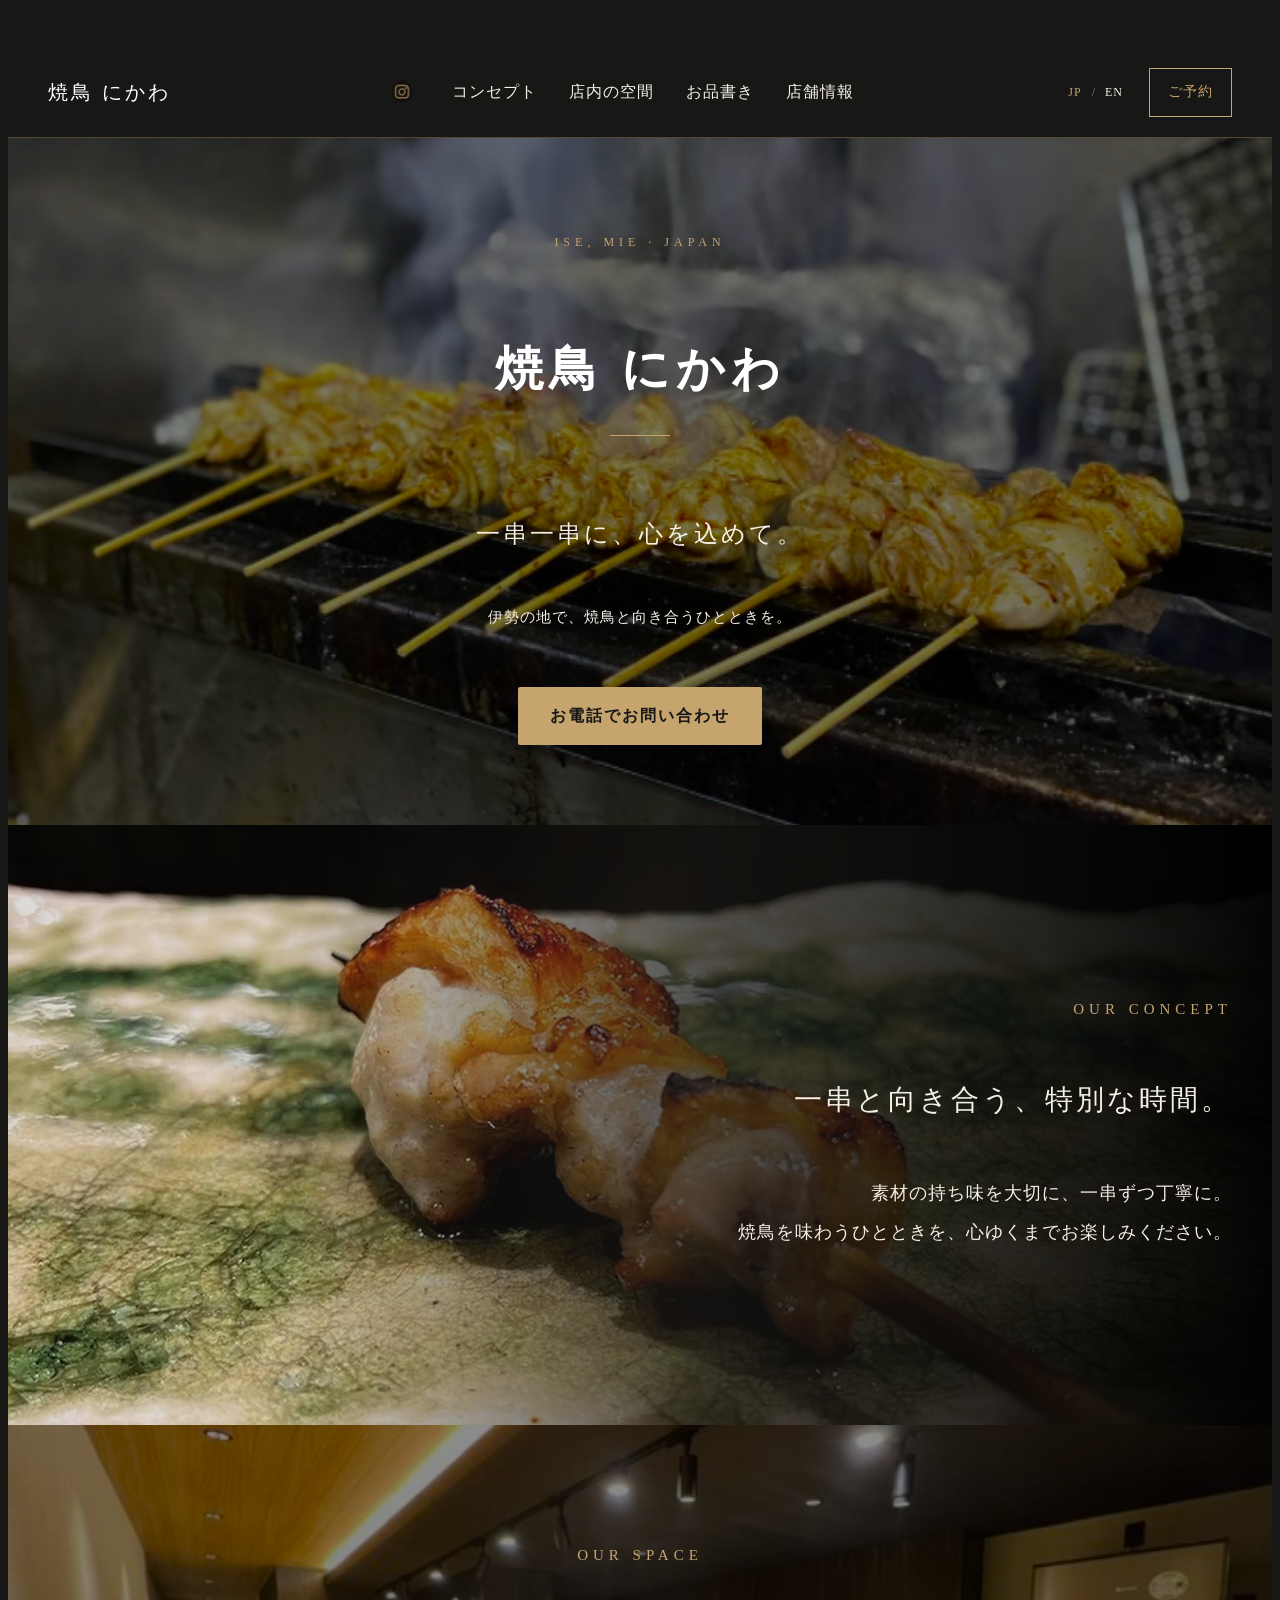
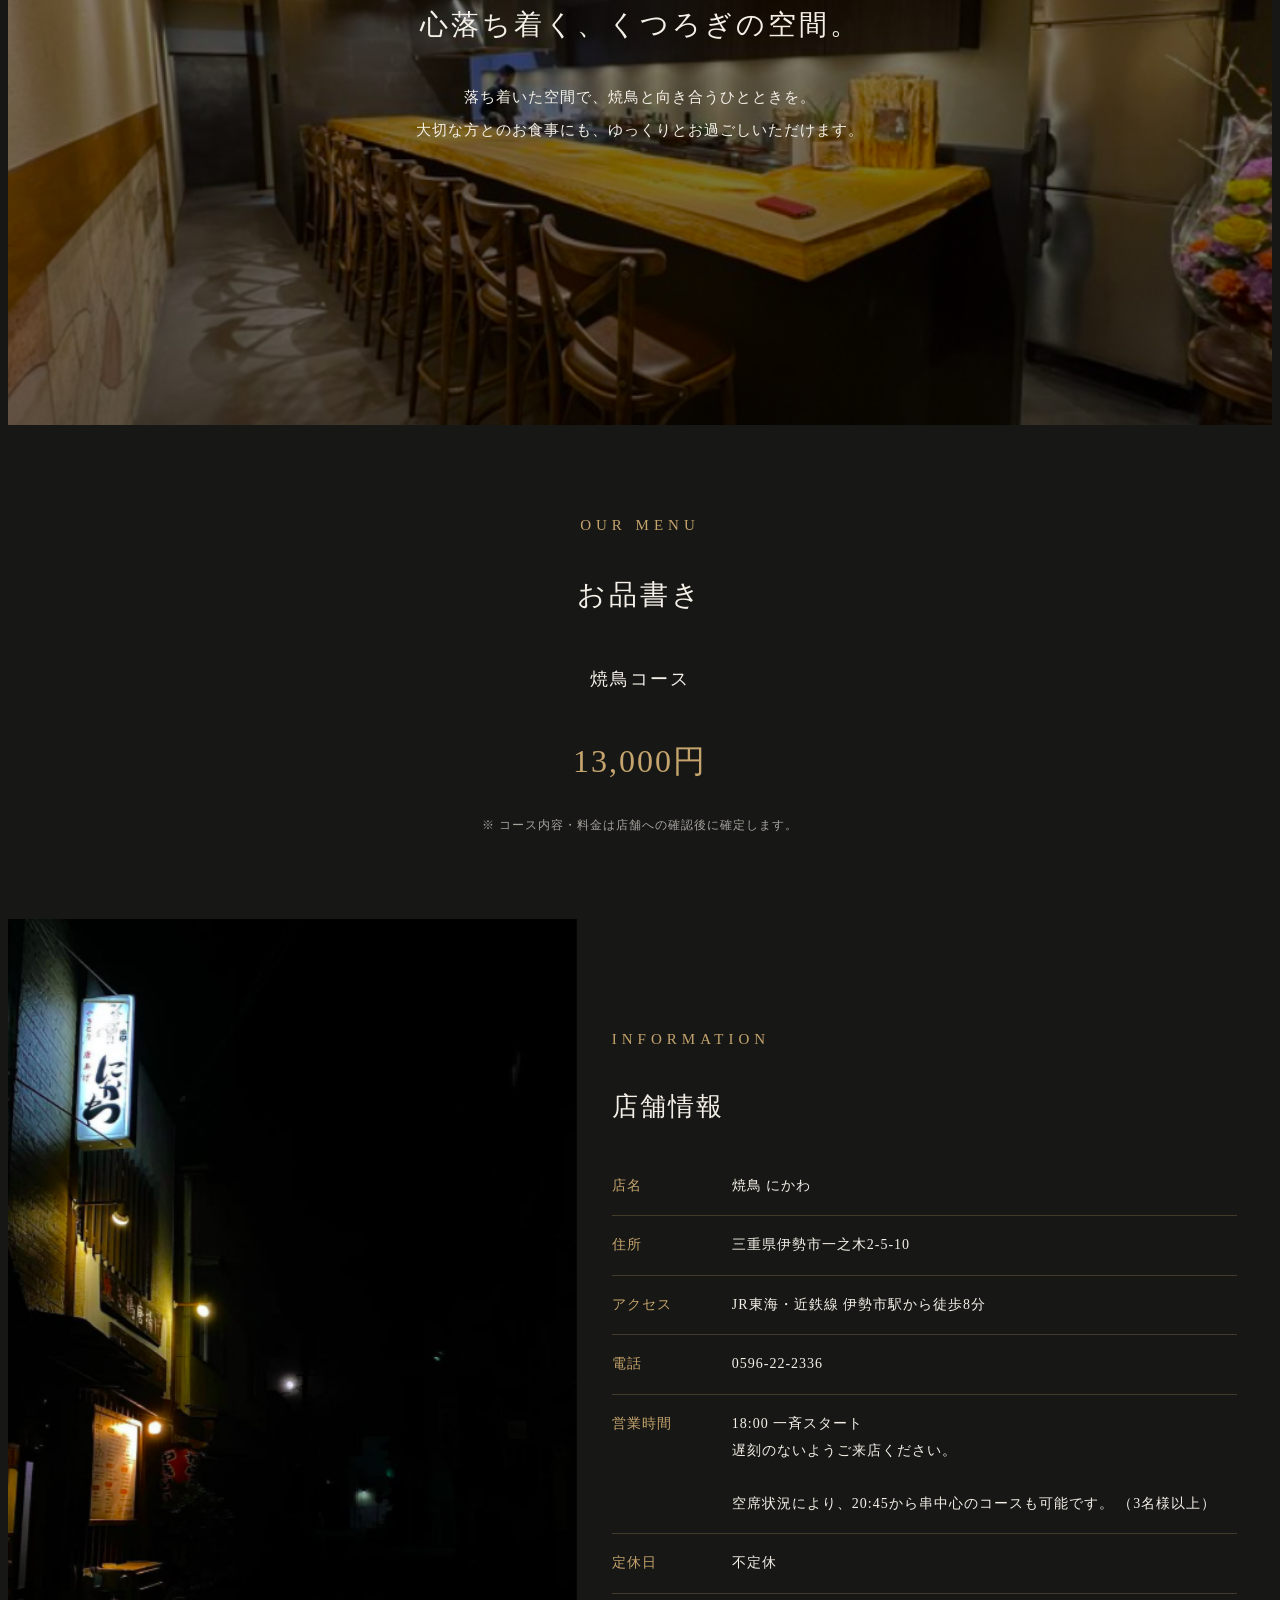
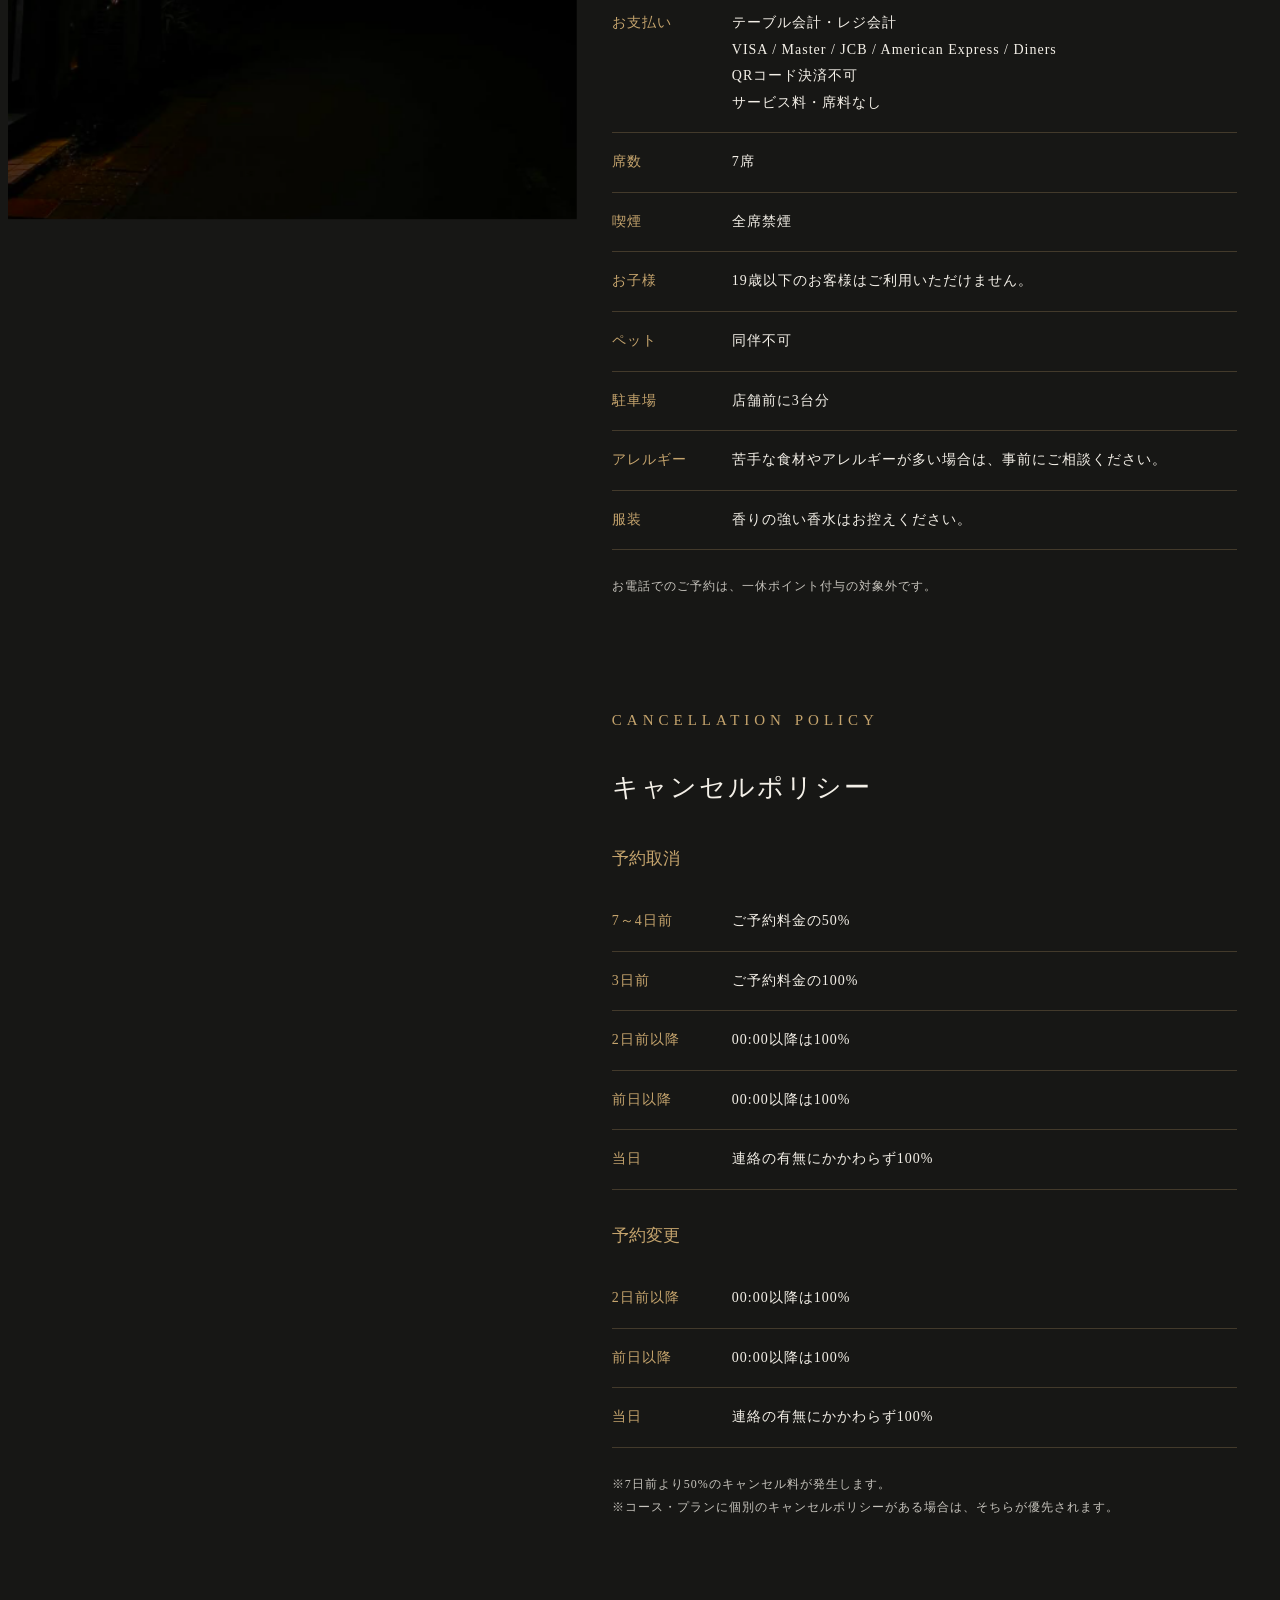
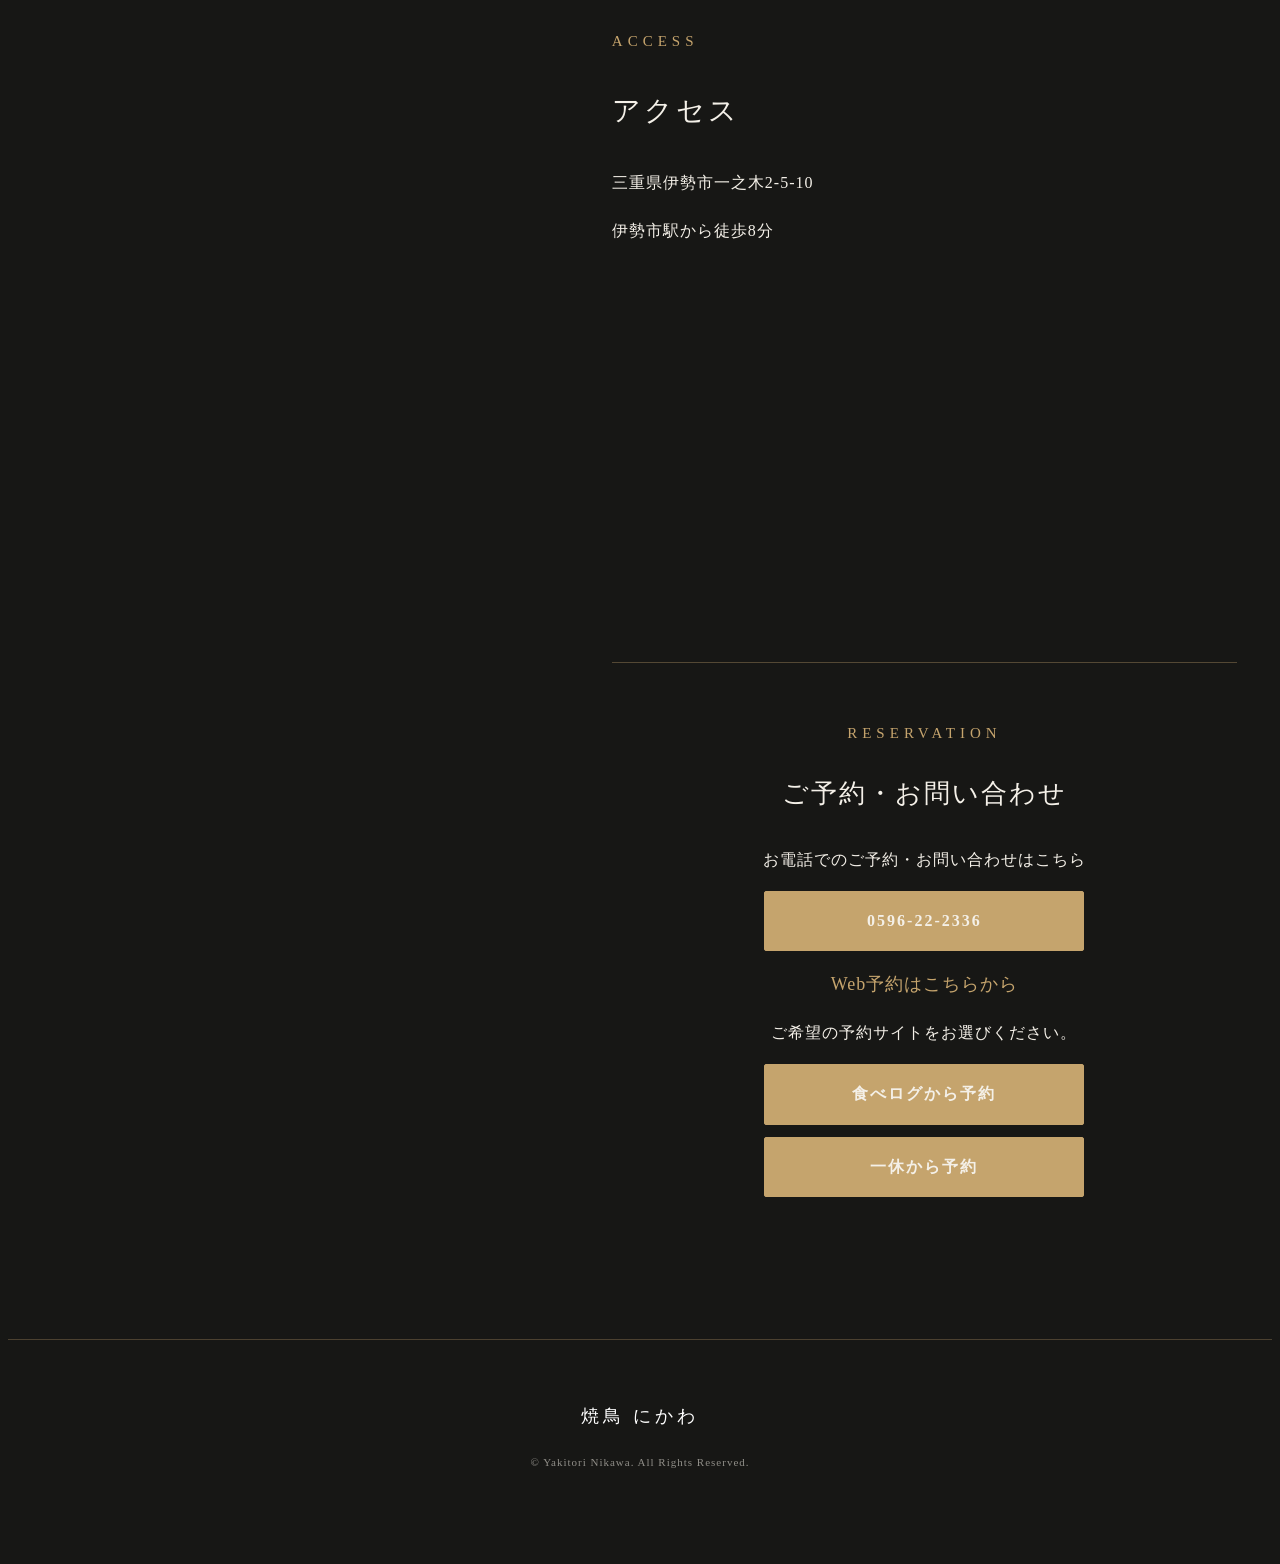
<file: index.html>
<!DOCTYPE html>
<html lang="ja">
<head>
  <meta charset="UTF-8">
  <meta name="viewport" content="width=device-width, initial-scale=1.0">
  <title>焼鳥 にかわ | Yakitori Nikawa</title>
  <link rel="stylesheet" href="style.css">
</head>

<body>

<header class="site-header">
  <a href="#" class="site-logo">
    <span data-ja="焼鳥 にかわ" data-en="Yakitori Nikawa">焼鳥 にかわ</span>
  </a>

  

<nav class="site-nav">

    <!-- Instagramアイコン -->
  <a
    href="https://www.instagram.com/ise_yakitori_nikawa/"
    class="instagram-link"
    target="_blank"
    rel="noopener noreferrer"
    aria-label="焼鳥 にかわのInstagramを開く"
    title="Instagram">
    <img src="image/instagram-gold.png" alt="" width="40" height="40">
  </a>

  <!-- コンセプト -->
  <a href="#concept">
    <span data-ja="コンセプト" data-en="Concept">コンセプト</span>
  </a>

  <a href="#space">
    <span data-ja="店内の空間" data-en="Our Space">店内の空間</span>
  </a>

  <a href="#menu">
    <span data-ja="お品書き" data-en="Menu">お品書き</span>
  </a>

  <a href="#access">
    <span data-ja="店舗情報" data-en="Information">店舗情報</span>
  </a>

</nav>


  <div class="language-switch">
    <button type="button" class="language-button active" data-lang="ja">JP</button>
    <span>/</span>
    <button type="button" class="language-button" data-lang="en">EN</button>
  </div>

  <a href="#reservation-options" class="header-reservation"
     data-ja="ご予約" data-en="Reservations">ご予約</a>
</header>

  <section class="hero">
    <p class="hero-label">ISE, MIE · JAPAN</p>

    <h1>
      <span data-ja="焼鳥 にかわ" data-en="Yakitori Nikawa">焼鳥 にかわ</span>
    </h1>

    <p class="hero-copy"
       data-ja="一串一串に、心を込めて。"
       data-en="Crafted with care, one skewer at a time.">
      一串一串に、心を込めて。
    </p>

    <p class="hero-description"
       data-ja="伊勢の地で、焼鳥と向き合うひとときを。"
       data-en="Enjoy a special moment with yakitori in Ise.">
      伊勢の地で、焼鳥と向き合うひとときを。
    </p>

    <a href="tel:0596222336"
       class="reservation-button"
       data-ja="お電話でお問い合わせ"
       data-en="Call to enquire">
      お電話でお問い合わせ
    </a>
   </section>


<section class="concept" id="concept">
  <p class="section-label">OUR CONCEPT</p>

  <h2 data-ja="一串と向き合う、特別な時間。"
      data-en="A special moment with every skewer.">
    一串と向き合う、特別な時間。
  </h2>

  <p class="concept-text"
     data-ja="素材の持ち味を大切に、一串ずつ丁寧に。<br>焼鳥を味わうひとときを、心ゆくまでお楽しみください。"
     data-en="We carefully prepare each skewer to bring out the best in every ingredient.<br>Take your time and enjoy the experience of yakitori.">
    素材の持ち味を大切に、一串ずつ丁寧に。
    <br>
    焼鳥を味わうひとときを、心ゆくまでお楽しみください。
  </p>
</section>


<section class="space" id="space">
  <p class="section-label">OUR SPACE</p>

  <h2 data-ja="心落ち着く、くつろぎの空間。"
      data-en="A calm and welcoming space.">
    心落ち着く、くつろぎの空間。
  </h2>

  <p class="space-text"
     data-ja="落ち着いた空間で、焼鳥と向き合うひとときを。 大切な方とのお食事にも、ゆっくりとお過ごしいただけます。"
     data-en="Enjoy yakitori in a relaxed setting. Take your time over a meal with someone special.">
    落ち着いた空間で、焼鳥と向き合うひとときを。<br>
    大切な方とのお食事にも、ゆっくりとお過ごしいただけます。
  </p>
</section>


<section class="menu" id="menu">
  <p class="section-label">OUR MENU</p>

  <h2 data-ja="お品書き" data-en="Menu">お品書き</h2>

  <p class="menu-course" data-ja="焼鳥コース" data-en="Yakitori Course">
    焼鳥コース
  </p>

  <p class="menu-price"
     data-ja="13,000円"
     data-en="¥13,000">
    13,000円
  </p>

  <p class="menu-note"
     data-ja="※ コース内容・料金は店舗への確認後に確定します。"
     data-en="* Course details and prices should be confirmed with the restaurant.">
    ※ コース内容・料金は店舗への確認後に確定します。
  </p>
</section>



<section class="restaurant-details" id="access">
  <!-- 左側：店舗の外観写真 -->
  <div class="details-photo" role="img"
       aria-label="焼鳥 にかわの外観"></div>

  <!-- 右側：店舗情報 -->
  <div class="details-content">

    <section class="access-info">
      <p class="section-label">INFORMATION</p>
      <h2 data-ja="店舗情報" data-en="Restaurant Information">
        店舗情報
      </h2>

      <div class="info-row">
        <span class="info-label" data-ja="店名" data-en="Restaurant">店名</span>
        <span data-ja="焼鳥 にかわ" data-en="Yakitori Nikawa">焼鳥 にかわ</span>
      </div>

      <div class="info-row">
        <span class="info-label" data-ja="住所" data-en="Address">住所</span>
        <span data-ja="三重県伊勢市一之木2-5-10" data-en="2-5-10 Ichinoki, Ise, Mie, Japan">三重県伊勢市一之木2-5-10</span>
      </div>

      <div class="info-row">
        <span class="info-label" data-ja="アクセス" data-en="Access">アクセス</span>
        <span data-ja="JR東海・近鉄線 伊勢市駅から徒歩8分" data-en="An 8-minute walk from Ise-shi Station (JR Central and Kintetsu lines)">JR東海・近鉄線 伊勢市駅から徒歩8分</span>
      </div>

      <div class="info-row">
        <span class="info-label" data-ja="電話" data-en="Phone">電話</span>
        <a href="tel:0596222336">0596-22-2336</a>
      </div>

      <div class="info-row">
        <span class="info-label" data-ja="営業時間" data-en="Opening Hours">営業時間</span>
        <span data-ja="18:00 一斉スタート<br>遅刻のないようご来店ください。<br><br>空席状況により、20:45から串中心のコースも可能です。（3名様以上）" data-en="All guests are seated at 18:00. Please arrive on time.<br><br>Depending on availability, a skewer-focused course may be available from 20:45 (for groups of 3 or more).">
          18:00 一斉スタート<br>
          遅刻のないようご来店ください。<br><br>
          空席状況により、20:45から串中心のコースも可能です。
          （3名様以上）
        </span>
      </div>

      <div class="info-row">
        <span class="info-label" data-ja="定休日" data-en="Closed">定休日</span>
        <span data-ja="不定休" data-en="Irregular holidays">不定休</span>
      </div>

      <div class="info-row">
        <span class="info-label" data-ja="お支払い" data-en="Payment">お支払い</span>
        <span data-ja="テーブル会計・レジ会計<br>VISA / Master / JCB / American Express / Diners<br>QRコード決済不可<br>サービス料・席料なし" data-en="Pay at the table or register<br>VISA / Master / JCB / American Express / Diners<br>QR code payments are not accepted<br>No service charge or seating fee">
          テーブル会計・レジ会計<br>
          VISA / Master / JCB / American Express / Diners<br>
          QRコード決済不可<br>
          サービス料・席料なし
        </span>
      </div>

      <div class="info-row">
        <span class="info-label" data-ja="席数" data-en="Seats">席数</span>
        <span data-ja="7席" data-en="7 seats">7席</span>
      </div>

      <div class="info-row">
        <span class="info-label" data-ja="喫煙" data-en="Smoking">喫煙</span>
        <span data-ja="全席禁煙" data-en="No smoking in the restaurant">全席禁煙</span>
      </div>

      <div class="info-row">
        <span class="info-label" data-ja="お子様" data-en="Children">お子様</span>
        <span data-ja="19歳以下のお客様はご利用いただけません。" data-en="Guests aged 19 or under are not permitted.">19歳以下のお客様はご利用いただけません。</span>
      </div>

      <div class="info-row">
        <span class="info-label" data-ja="ペット" data-en="Pets">ペット</span>
        <span data-ja="同伴不可" data-en="Pets are not allowed.">同伴不可</span>
      </div>

      <div class="info-row">
        <span class="info-label" data-ja="駐車場" data-en="Parking">駐車場</span>
        <span data-ja="店舗前に3台分" data-en="3 parking spaces in front of the restaurant">店舗前に3台分</span>
      </div>

      <div class="info-row">
        <span class="info-label" data-ja="アレルギー" data-en="Allergies">アレルギー</span>
        <span data-ja="苦手な食材やアレルギーが多い場合は、事前にご相談ください。" data-en="Please contact us in advance if you have multiple dietary restrictions or allergies.">苦手な食材やアレルギーが多い場合は、事前にご相談ください。</span>
      </div>

      <div class="info-row">
        <span class="info-label" data-ja="服装" data-en="Attire">服装</span>
        <span data-ja="香りの強い香水はお控えください。" data-en="Please refrain from wearing strong perfume.">香りの強い香水はお控えください。</span>
      </div>

      <p class="small-note" data-ja="お電話でのご予約は、一休ポイント付与の対象外です。" data-en="Ikyu points cannot be earned on reservations made by phone.">
        お電話でのご予約は、一休ポイント付与の対象外です。
      </p>
    </section>

    <!-- キャンセルポリシー -->
    <section class="cancellation">
      <p class="section-label">CANCELLATION POLICY</p>
      <h2 data-ja="キャンセルポリシー" data-en="Cancellation Policy">キャンセルポリシー</h2>

      <h3 data-ja="予約取消" data-en="Cancellations">予約取消</h3>
      <div class="info-row">
        <span class="info-label" data-ja="7～4日前" data-en="7–4 days before">7～4日前</span>
        <span data-ja="ご予約料金の50%" data-en="50% of the reservation fee">ご予約料金の50%</span>
      </div>
      <div class="info-row">
        <span class="info-label" data-ja="3日前" data-en="3 days before">3日前</span>
        <span data-ja="ご予約料金の100%" data-en="100% of the reservation fee">ご予約料金の100%</span>
      </div>
      <div class="info-row">
        <span class="info-label" data-ja="2日前以降" data-en="From 2 days before">2日前以降</span>
        <span data-ja="00:00以降は100%" data-en="100% from 00:00 onward">00:00以降は100%</span>
      </div>
      <div class="info-row">
        <span class="info-label" data-ja="前日以降" data-en="From the day before">前日以降</span>
        <span data-ja="00:00以降は100%" data-en="100% from 00:00 onward">00:00以降は100%</span>
      </div>
      <div class="info-row">
        <span class="info-label" data-ja="当日" data-en="On the day">当日</span>
        <span data-ja="連絡の有無にかかわらず100%" data-en="100%, whether or not you contact us">連絡の有無にかかわらず100%</span>
      </div>

      <h3 data-ja="予約変更" data-en="Reservation Changes">予約変更</h3>
      <div class="info-row">
        <span class="info-label" data-ja="2日前以降" data-en="From 2 days before">2日前以降</span>
        <span data-ja="00:00以降は100%" data-en="100% from 00:00 onward">00:00以降は100%</span>
      </div>
      <div class="info-row">
        <span class="info-label" data-ja="前日以降" data-en="From the day before">前日以降</span>
        <span data-ja="00:00以降は100%" data-en="100% from 00:00 onward">00:00以降は100%</span>
      </div>
      <div class="info-row">
        <span class="info-label" data-ja="当日" data-en="On the day">当日</span>
        <span data-ja="連絡の有無にかかわらず100%" data-en="100%, whether or not you contact us">連絡の有無にかかわらず100%</span>
      </div>

      <p class="small-note" data-ja="※7日前より50%のキャンセル料が発生します。<br>※コース・プランに個別のキャンセルポリシーがある場合は、そちらが優先されます。" data-en="A 50% cancellation fee applies from 7 days before the reservation.<br>If a course or plan has its own cancellation policy, that policy takes precedence.">
        ※7日前より50%のキャンセル料が発生します。<br>
        ※コース・プランに個別のキャンセルポリシーがある場合は、そちらが優先されます。
      </p>
    </section>

    <!-- アクセス・地図 -->
    <section class="location" id="location">
      <p class="section-label">ACCESS</p>
      <h2 data-ja="アクセス" data-en="Location">アクセス</h2>

      <p data-ja="三重県伊勢市一之木2-5-10" data-en="2-5-10 Ichinoki, Ise, Mie, Japan">三重県伊勢市一之木2-5-10</p>
      <p data-ja="伊勢市駅から徒歩8分" data-en="An 8-minute walk from Ise-shi Station">伊勢市駅から徒歩8分</p>

      <iframe
        src="https://www.google.com/maps/embed?pb=!1m18!1m12!1m3!1d3288.325878979663!2d136.7033260755145!3d34.49462177299361!2m3!1f0!2f0!3f0!3m2!1i1024!2i768!4f13.1!3m3!1m2!1s0x60045af4476262ad%3A0x2a3f85bccb2ead4f!2z54S86bOl44Gr44GL44KP!5e0!3m2!1sja!2suk!4v1791552093430!5m2!1sja!2suk"
        width="100%"
        height="350"
        style="border:0;"
        allowfullscreen
        loading="lazy"
        referrerpolicy="strict-origin-when-cross-origin">
      </iframe>
    </section>

    <!-- 予約エリア -->
    <section class="booking-section" id="reservation-options">
      <p class="section-label">RESERVATION</p>
      <h2 data-ja="ご予約・お問い合わせ" data-en="Reservations and Inquiries">ご予約・お問い合わせ</h2>

      <p data-ja="お電話でのご予約・お問い合わせはこちら" data-en="For reservations and inquiries by phone:">お電話でのご予約・お問い合わせはこちら</p>
      <a href="tel:0596222336" class="reservation-button">
        0596-22-2336
      </a>

      <p class="booking-heading" data-ja="Web予約はこちらから" data-en="For online reservations:">Web予約はこちらから</p>
      <p data-ja="ご希望の予約サイトをお選びください。" data-en="Please choose your preferred booking site.">ご希望の予約サイトをお選びください。</p>

      <a
        href="https://tabelog.com/mie/A2403/A240301/24019007/"
        class="reservation-button"
        target="_blank"
        rel="noopener noreferrer">
        <span data-ja="食べログから予約" data-en="Book via Tabelog">食べログから予約</span>
      </a>

      <a
        href="https://restaurant.ikyu.com/123677"
        class="reservation-button"
        target="_blank"
        rel="noopener noreferrer">
        <span data-ja="一休から予約" data-en="Book via Ikyu">一休から予約</span>
      </a>
    </section>

  </div>
</section>


<footer class="site-footer">
  <p>
    <span data-ja="焼鳥 にかわ" data-en="Yakitori Nikawa">焼鳥 にかわ</span>
  </p>
  <small>&copy; Yakitori Nikawa. All Rights Reserved.</small>
</footer>

<script>
  const languageButtons = document.querySelectorAll(".language-button");

  languageButtons.forEach((button) => {
    button.addEventListener("click", () => {
      const language = button.dataset.lang;

      document.querySelectorAll("[data-ja][data-en]").forEach((element) => {
        element.innerHTML =
          language === "en" ? element.dataset.en : element.dataset.ja;
      });

      languageButtons.forEach((item) => {
        item.classList.toggle("active", item === button);
      });

      document.documentElement.lang = language;
    });
  });
</script>

</body>
</html>
</file>
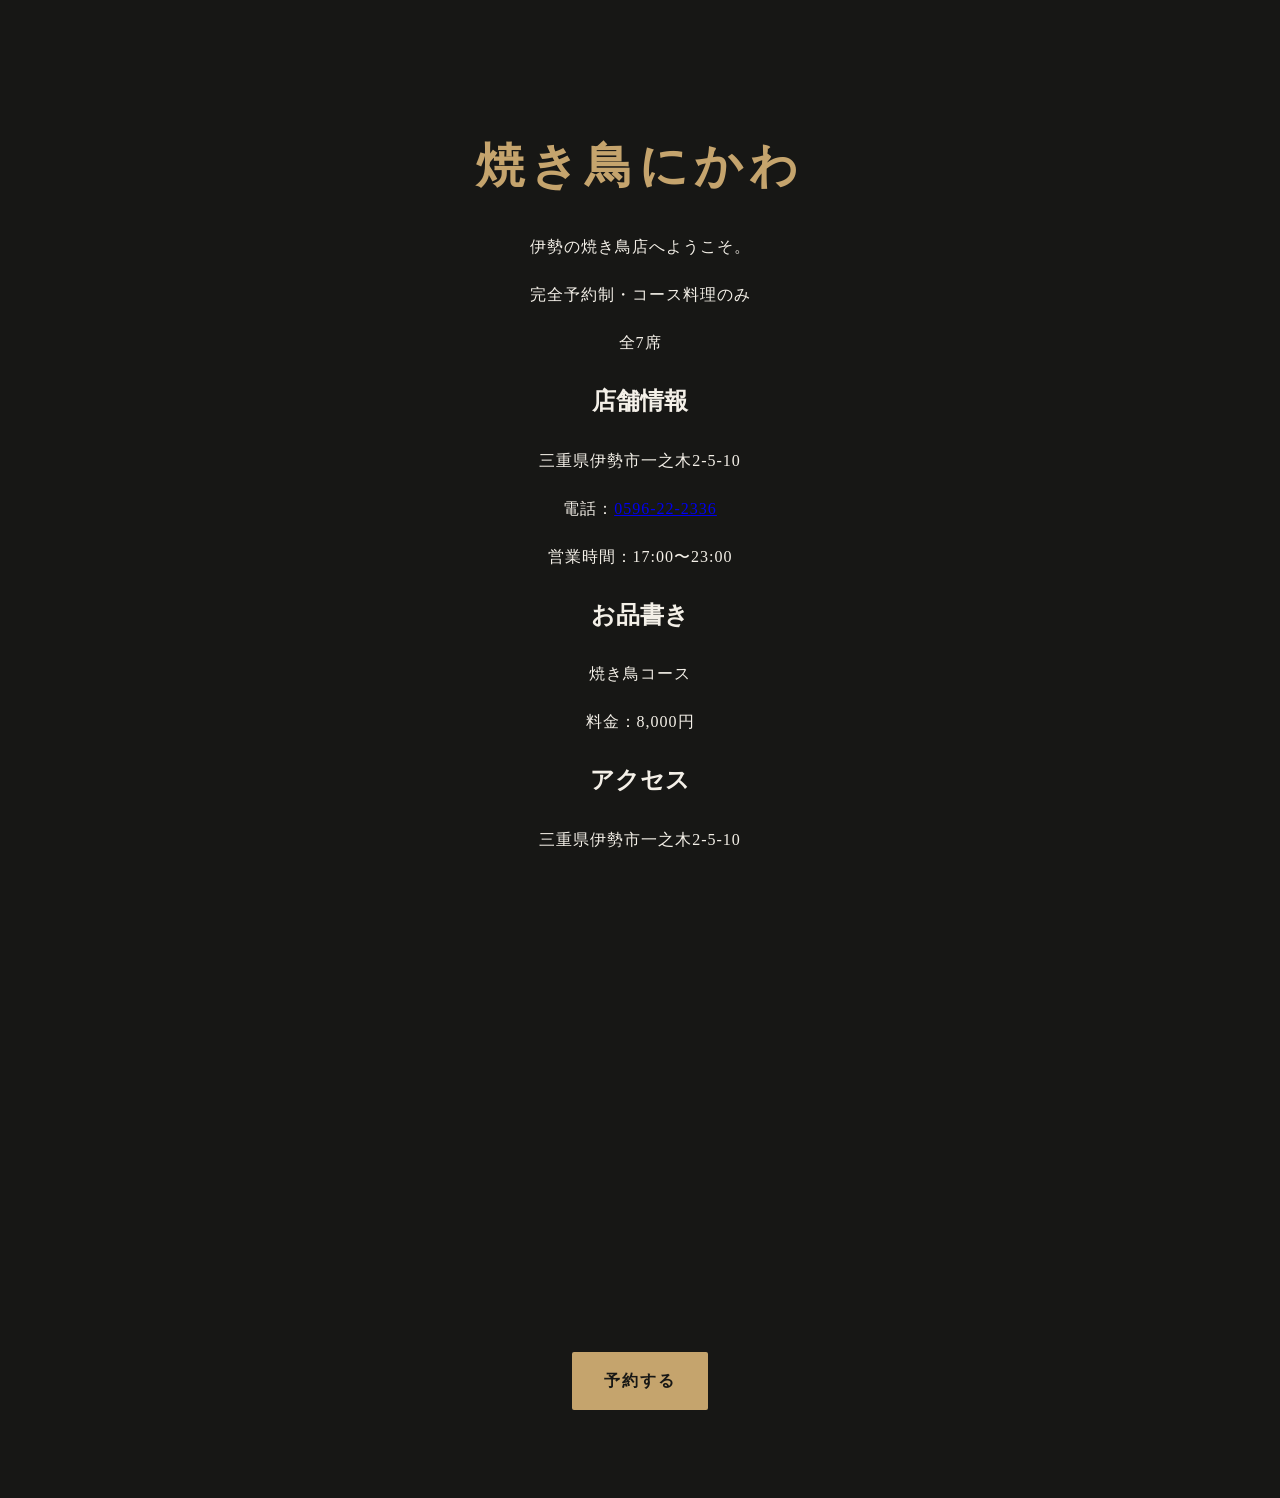
<file: index-backup.html>
<!DOCTYPE html>
<html lang="ja">
<head>
  <meta charset="UTF-8">
  <title>焼き鳥にかわ</title>
  <link rel="stylesheet" href="style.css">
</head>

<body>
  <div class="container">
   <h1>焼き鳥にかわ</h1>
   <p>伊勢の焼き鳥店へようこそ。</p>
   <p>完全予約制・コース料理のみ</p>
   <p>全7席</p>

   <h2>店舗情報</h2>
   <p>三重県伊勢市一之木2-5-10</p>
   <p>電話：<a href="tel:0596222336">0596-22-2336</a></p>
   <p>営業時間：17:00〜23:00</p>

   <h2>お品書き</h2>
   <p>焼き鳥コース</p>
   <p>料金：8,000円</p>

   <h2>アクセス</h2>
   <p>三重県伊勢市一之木2-5-10</p>
   <iframe src="https://www.google.com/maps/embed?pb=!1m18!1m12!1m3!1d3288.325878979663!2d136.7033260755145!3d34.49462177299361!2m3!1f0!2f0!3f0!3m2!1i1024!2i768!4f13.1!3m3!1m2!1s0x60045af4476262ad%3A0x2a3f85bccb2ead4f!2z54S86bOl44Gr44GL44KP!5e0!3m2!1sja!2suk!4v1791552093430!5m2!1sja!2suk" width="100%" height="450" style="border:0;" allowfullscreen="" loading="lazy" referrerpolicy="strict-origin-when-cross-origin"></iframe>
   <a href="tel:0596222336" class="reservation-button">予約する</a>
</body>
</html>
</file>
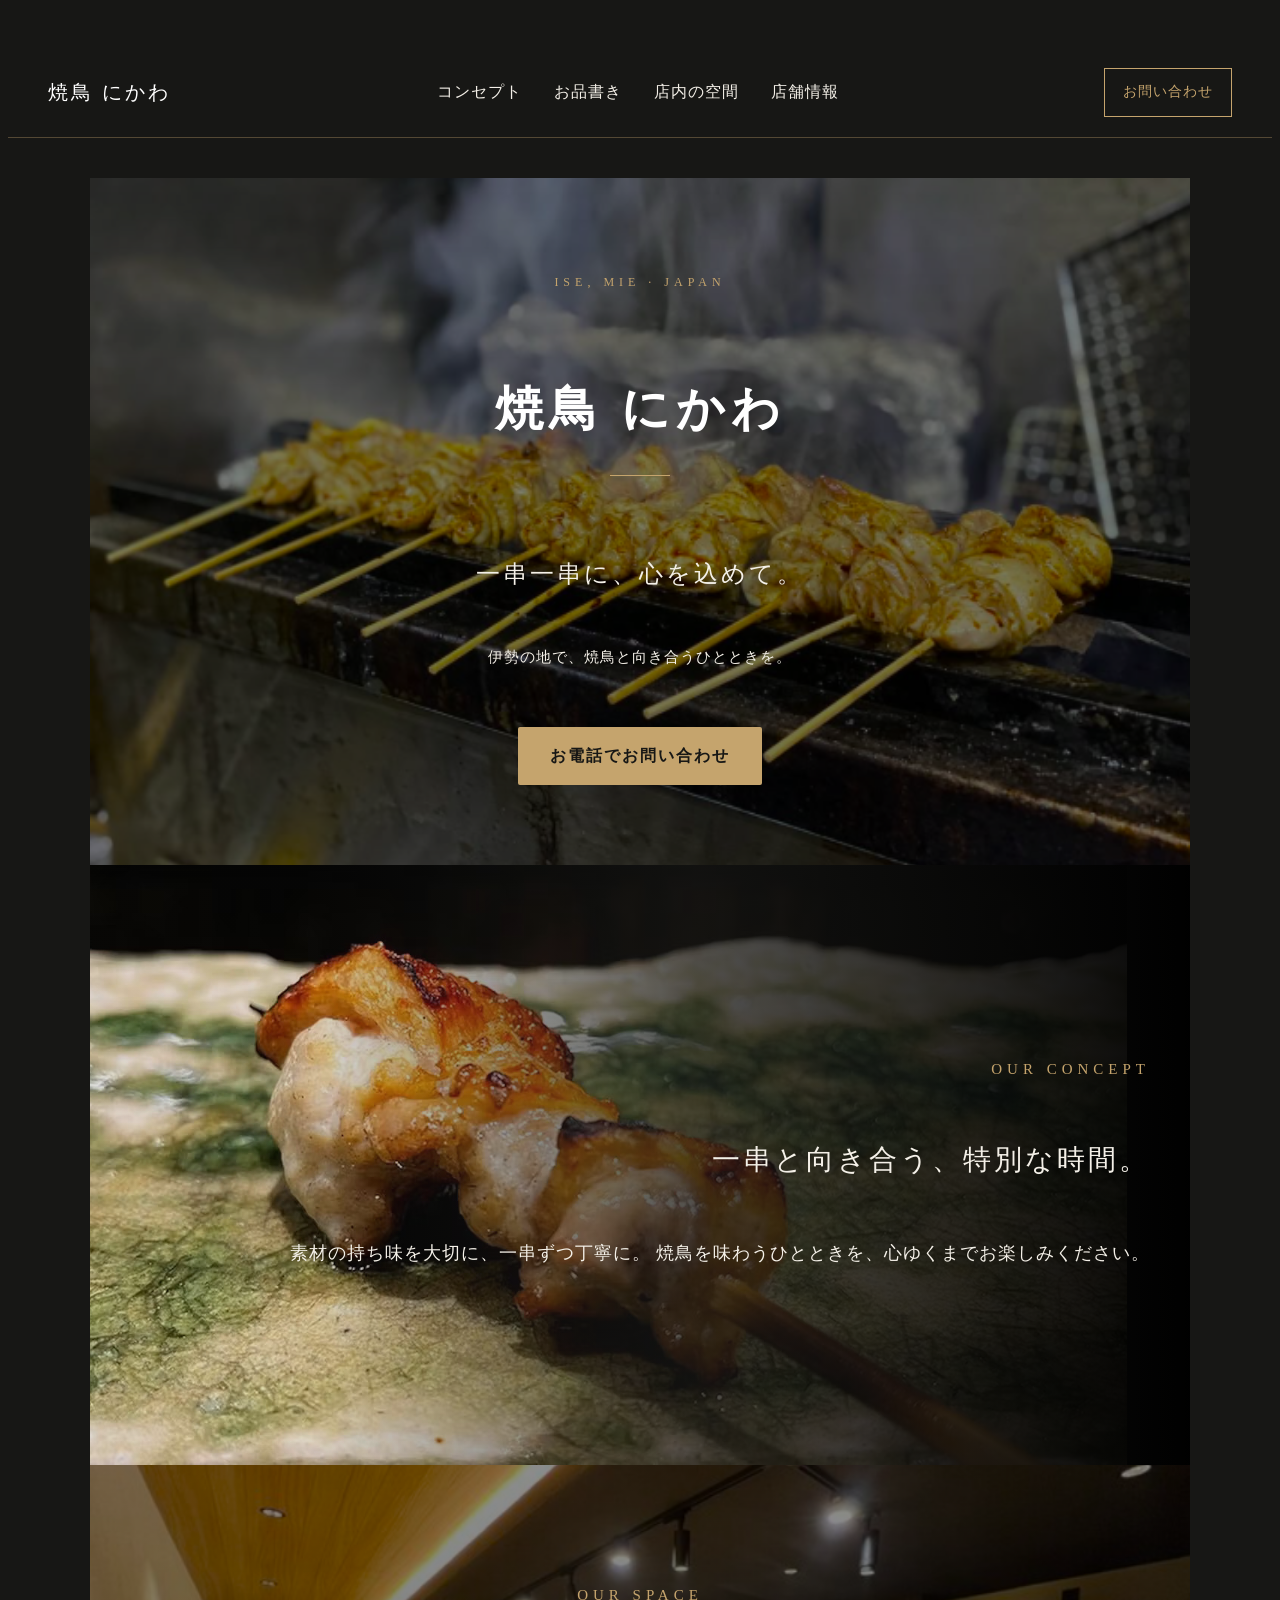
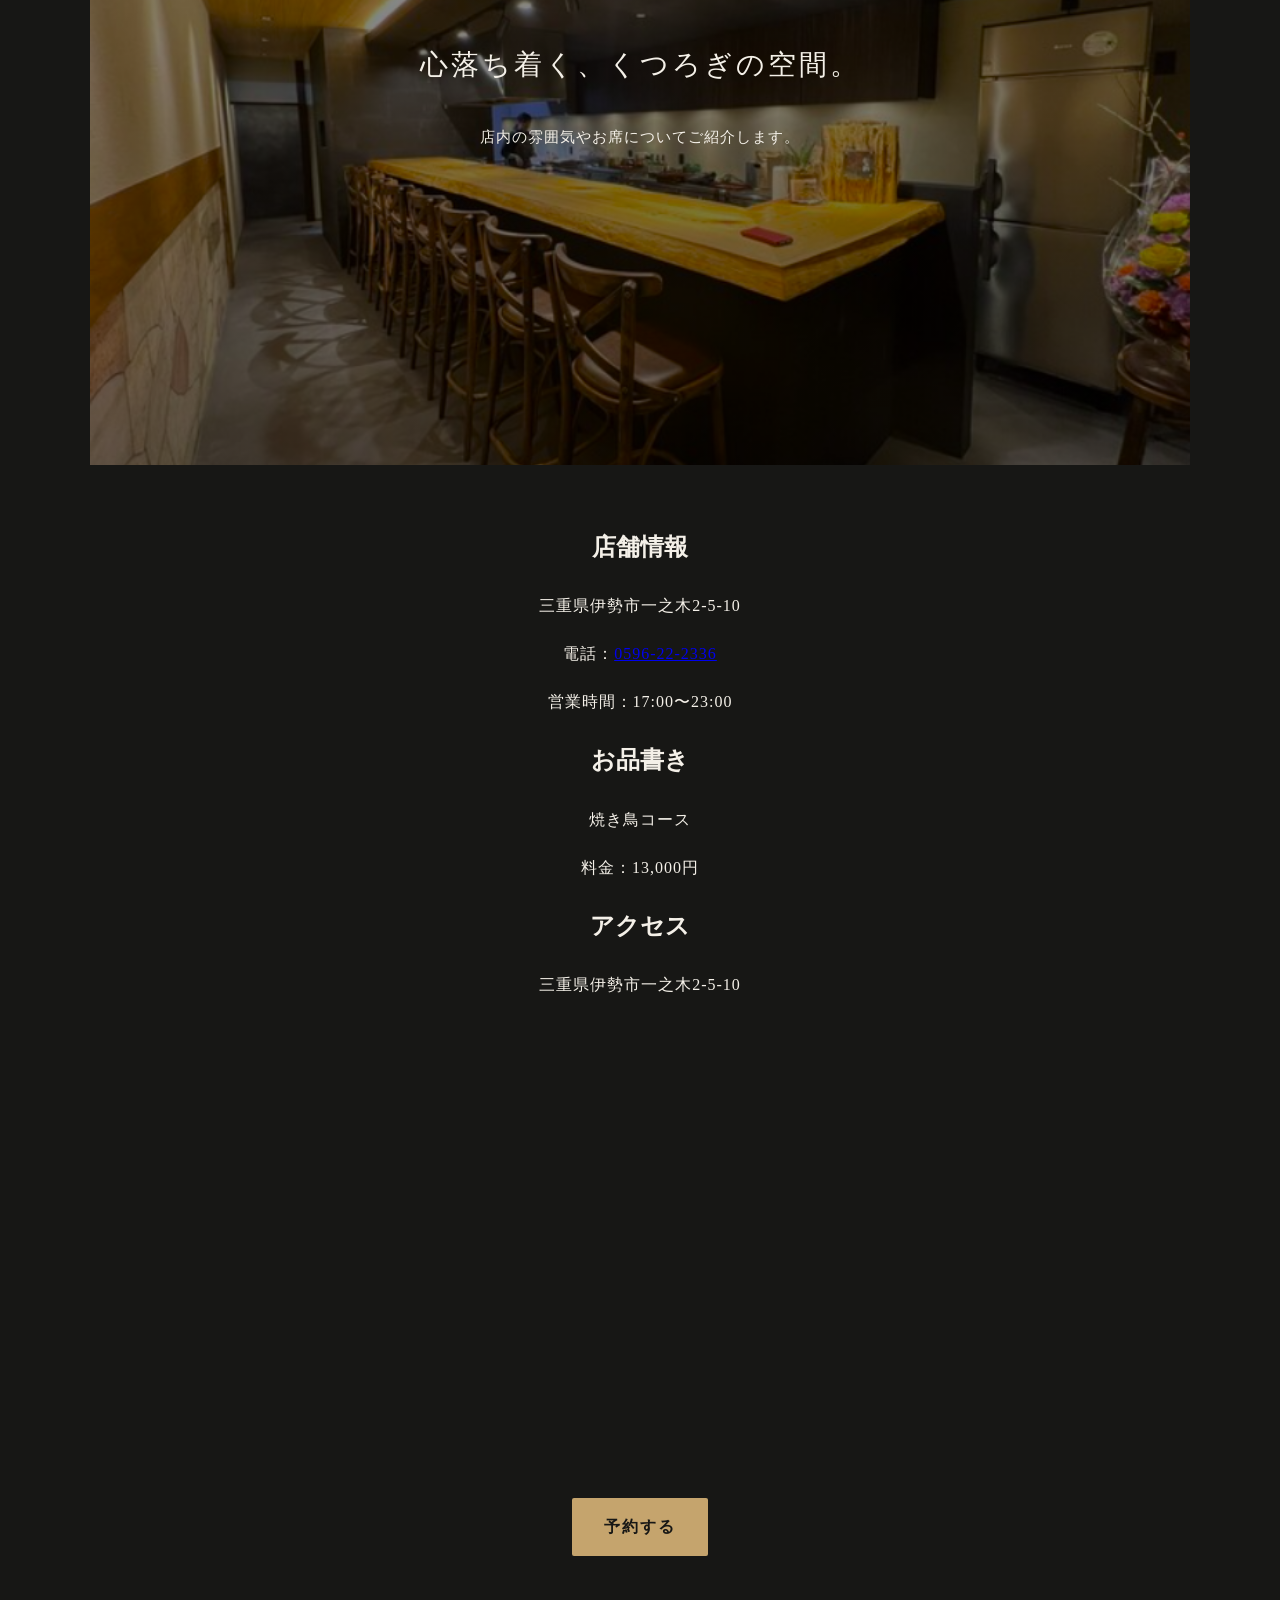
<file: index-before-layout1.html>
<!DOCTYPE html>
<html lang="ja">
<head>
  <meta charset="UTF-8">
  <title>焼き鳥にかわ</title>
  <link rel="stylesheet" href="style.css">
</head>

<body>
  
<header class="site-header">
  <a href="#" class="site-logo">焼鳥 にかわ</a>

  <nav class="site-nav">
    <a href="#concept">コンセプト</a>
    <a href="#menu">お品書き</a>
    <a href="#space">店内の空間</a>
    <a href="#access">店舗情報</a>
  </nav>

  <a href="tel:0596222336" class="header-reservation">
    お問い合わせ
  </a>
</header>

<div class="container">
  <section class="hero">
    <p class="hero-label">ISE, MIE · JAPAN</p>
    <h1>焼鳥 にかわ</h1>
    <p class="hero-copy">一串一串に、心を込めて。</p>
    <p class="hero-description">
      伊勢の地で、焼鳥と向き合うひとときを。
    </p>
    <a href="tel:0596222336" class="reservation-button">お電話でお問い合わせ</a>
  </section>

<section class="concept" id="concept">
  <p class="section-label">OUR CONCEPT</p>
  <h2>一串と向き合う、特別な時間。</h2>
  <p class="concept-text">
    素材の持ち味を大切に、一串ずつ丁寧に。
    焼鳥を味わうひとときを、心ゆくまでお楽しみください。
  </p>
</section>

<section class="space" id="space">
  <p class="section-label">OUR SPACE</p>
  <h2>心落ち着く、くつろぎの空間。</h2>
  <p class="space-text">
    店内の雰囲気やお席についてご紹介します。
  </p>
</section>


</div>

   <h2 id="access">店舗情報</h2>
   <p>三重県伊勢市一之木2-5-10</p>
   <p>電話：<a href="tel:0596222336">0596-22-2336</a></p>
   <p>営業時間：17:00〜23:00</p>

   <h2 id="menu">お品書き</h2>
   <p>焼き鳥コース</p>
   <p>料金：13,000円</p>

   <h2>アクセス</h2>
   <p>三重県伊勢市一之木2-5-10</p>
   <iframe src="https://www.google.com/maps/embed?pb=!1m18!1m12!1m3!1d3288.325878979663!2d136.7033260755145!3d34.49462177299361!2m3!1f0!2f0!3f0!3m2!1i1024!2i768!4f13.1!3m3!1m2!1s0x60045af4476262ad%3A0x2a3f85bccb2ead4f!2z54S86bOl44Gr44GL44KP!5e0!3m2!1sja!2suk!4v1791552093430!5m2!1sja!2suk" width="100%" height="450" style="border:0;" allowfullscreen="" loading="lazy" referrerpolicy="strict-origin-when-cross-origin"></iframe>
   <a href="tel:0596222336" class="reservation-button">予約する</a>
</body>

</html>
</file>
<file: style.css>
:root {
  --color-bg: #171715;
  --color-gold: #C5A46D;
  --color-text: #F4F0E8;
}


h1 {
  color: var(--color-gold);
  font-size: 48px;
  letter-spacing: 6px;
  margin-bottom: 20px;
  font-weight: 700;
}

body {
  background-color: var(--color-bg);
  color: var(--color-text);
  text-align: center;
  padding: 40px 0;
  font-family: "Yu Mincho", "Hiragino Mincho ProN", "Noto Serif JP", serif;
  line-height: 1.9;
}

.container {
  max-width: 1100px;
  margin: 0 auto;
  background-color: transparent;
  padding: 40px 0px;
}

p {
  font-size: 16px;
  line-height: 2;
  letter-spacing: 1px;
}

.reservation-button {
  display: inline-block;
  background-color: var(--color-gold);
  color: var(--color-bg);
  padding: 14px 32px;
  text-decoration: none;
  border-radius: 2px;
  margin-top: 20px;
  font-weight: 700;
  letter-spacing: 2px;
  transition: background-color 0.3s;
}

.reservation-button:hover {
  background-color: var(--color-text);
}

.map {
  margin-top: 20px;
  padding: 30px;
  background-color: lightgray;
  border-radius: 8px;
}

.container iframe {
  max-width: 100%;
  border: 0;
}

/* トップ画面 */

.hero {
  width: 100%;
  min-height: 600px;
  padding: 80px 20px;
  box-sizing: border-box;

  background:
    linear-gradient(rgba(0, 0, 0, 0.45), rgba(0, 0, 0, 0.55)),
    url("image/coocking%20yakitori.png") center / cover no-repeat;

  display: flex;
  flex-direction: column;
  justify-content: center;
  align-items: center;
}


/* 英語の小さなラベル */
.hero-label {
  color: var(--color-gold);
  font-size: 12px;
  letter-spacing: 5px;
  margin-bottom: 30px;
}

/* キャッチコピー */
.hero-copy {
  font-size: 24px;
  letter-spacing: 3px;
  margin-top: 30px;
}

/* 説明文 */
.hero-description {
  font-size: 15px;
  letter-spacing: 1px;
  margin-top: 20px;
  margin-bottom: 35px;
}

/* 店名の下のアクセントライン */
.hero h1 {
  position: relative;
  padding-bottom: 24px;
}

.hero h1::after {
  content: "";
  display: block;
  width: 60px;
  height: 1px;
  background-color: var(--color-gold);
  margin: 20px auto 0;
}


/* コンセプトセクション */

.concept {
  max-width: none;
  width: 100%;
  min-height: 600px;
  margin: 0 auto;
  padding: 100px 40px;
  box-sizing: border-box;

  display: flex;
  flex-direction: column;
  justify-content: center;
  align-items: flex-end;

  text-align: right;

  
  background-image:
    linear-gradient(
      to right,
      rgba(23, 23, 21, 0.15) 20%,
      rgba(23, 23, 21, 0.75) 55%,
      rgba(0, 0, 0, 0.98) 100%
    ),
    url("image/1yakitori pic2.jpg");

  background-size: cover;
  background-position: 180% center;
    background-repeat: no-repeat;
}

/* セクションの英語ラベル */
.section-label {
  color: var(--color-gold);
  font-size: 15px;
  letter-spacing: 5px;
  margin-bottom: 28px;
}

/* コンセプトの見出し */
.concept h2 {
  color: var(--color-text);
  font-size: 28px;
  font-weight: 400;
  letter-spacing: 3px;
  line-height: 1.8;
  margin-bottom: 30px;
}


/* コンセプトの説明文 */
.concept-text {
  color: var(--color-text);
  font-size: 18px;
  line-height: 2.2;
  letter-spacing: 1px;
}

/* ヘッダー全体 */
.site-header {
  position: sticky;
  top: 0;
  z-index: 100;
  display: flex;
  justify-content: space-between;
  align-items: center;
  gap: 24px;
  padding: 20px 40px;
  background-color: var(--color-bg);
  border-bottom: 1px solid rgba(197, 164, 109, 0.35);
  flex-wrap: nowrap;
}

/* お店のロゴ */
.site-logo {
  color: var(--color-gold);
  text-decoration: none;
  font-size: 20px;
  letter-spacing: 3px;
  white-space: nowrap;
}

/* ナビゲーションメニュー */
.site-nav {
  display: flex;
  align-items: center;
  justify-content: center;
  gap: 32px;
  flex: 1;
  min-width: 0;
  white-space: nowrap;
}

/* メニューのリンク */
.site-nav a {
  color: var(--color-text);
  text-decoration: none;
  font-size: 16px;
  letter-spacing: 1px;
  white-space: nowrap;
  transition: color 0.3s;
}

.site-nav a:hover {
  color: var(--color-gold);
}

/* お問い合わせボタン */
.header-reservation {
  color: var(--color-gold);
  border: 1px solid var(--color-gold);
  padding: 10px 18px;
  text-decoration: none;
  font-size: 14px;
  letter-spacing: 1px;
  white-space: nowrap;
  transition: background-color 0.3s, color 0.3s;
  display: inline-block;
}

.header-reservation:hover {
  background-color: var(--color-gold);
  color: var(--color-bg);
}

/* メニューをクリックしたときの移動位置 */

#concept, #menu, #space, #access, #reservation-options {
  scroll-margin-top: 100px;
}



/* 店舗情報・メニュー・アクセスの基本設定 */
.access,
.menu,
.location {
  max-width: 900px;
  margin: 0 auto;
  padding: 70px 20px;
  text-align: center;
}

/* 新しい店舗情報レイアウト */
.restaurant-details {
  display: flex;
  align-items: stretch;
  width: 100%;
  min-height: 100vh;
  margin: 0;
  padding: 0;
  text-align: left;
  background-color: var(--color-bg);
  box-sizing: border-box;
}

.details-photo {
  position: sticky;
  top: 0;
  flex: 0 0 45%;
  height: 100vh;
  background-image: url("image/outside.png");
  background-size: cover;
  background-position: center;
  background-repeat: no-repeat;
}

.details-content {
  flex: 1;
  min-width: 0;
  padding: 50px 35px;
  box-sizing: border-box;
}

.restaurant-details .access-info,
.restaurant-details .cancellation,
.restaurant-details .location,
.restaurant-details .booking-section {
  max-width: 700px;
  margin: 0 auto;
  padding: 40px 0;
  text-align: left;
}

.restaurant-details h2 {
  margin-bottom: 25px;
  color: var(--color-text);
  font-size: 26px;
  font-weight: 400;
  letter-spacing: 2px;
}

.restaurant-details h3 {
  margin-top: 30px;
  color: var(--color-gold);
  font-size: 17px;
  font-weight: 400;
}

.restaurant-details .info-row {
  display: flex;
  justify-content: flex-start;
  align-items: flex-start;
  gap: 20px;
  max-width: none;
  margin: 0;
  padding: 16px 0;
  border-bottom: 1px solid rgba(197, 164, 109, 0.25);
  text-align: left;
  font-size: 14px;
  overflow-wrap: anywhere;
}

.restaurant-details .info-label {
  flex: 0 0 100px;
  color: var(--color-gold);
}

.restaurant-details .info-row a {
  color: var(--color-text);
  text-decoration: none;
}

.restaurant-details .info-row a:hover {
  color: var(--color-gold);
}

.restaurant-details .small-note {
  margin-top: 25px;
  font-size: 12px;
  line-height: 1.9;
  color: var(--color-text);
  opacity: 0.8;
}

.restaurant-details .location iframe {
  display: block;
  width: 100%;
  margin-top: 25px;
}

.restaurant-details .booking-section {
  border-top: 1px solid rgba(197, 164, 109, 0.35);
  text-align: center;
}

.restaurant-details .booking-section p {
  margin: 15px 0;
}

.restaurant-details .booking-heading {
  margin-top: 35px;
  color: var(--color-gold);
  font-size: 18px;
}

.restaurant-details .reservation-button {
  display: block;
  max-width: 320px;
  margin: 12px auto;
  padding: 14px 20px;
  border: 1px solid var(--color-gold);
  color: var(--color-text);
  text-decoration: none;
  text-align: center;
  box-sizing: border-box;
  transition: background-color 0.3s, color 0.3s;
}

.restaurant-details .reservation-button:hover {
  background-color: var(--color-gold);
  color: var(--color-bg);
}

/* スマートフォンでは写真と情報を縦に並べる */
@media (max-width: 768px) {
  .restaurant-details {
    display: block;
  }

  .details-photo {
    position: relative;
    width: 100%;
    height: 45vh;
    min-height: 280px;
  }

  .details-content {
    padding: 25px 20px;
  }

  .restaurant-details .access-info,
  .restaurant-details .cancellation,
  .restaurant-details .location,
  .restaurant-details .booking-section {
    padding: 30px 0;
  }

  .restaurant-details .info-row {
    gap: 12px;
    font-size: 13px;
  }

  .restaurant-details .info-label {
    flex-basis: 85px;
  }
}


/* 各セクションの見出し */
.access h2,
.menu h2,
.location h2,
.space h2 {
  color: var(--color-text);
  font-size: 28px;
  font-weight: 400;
  letter-spacing: 3px;
  margin-bottom: 30px;
}

/* お品書き */
.menu-course {
  font-size: 18px;
  letter-spacing: 2px;
  margin-top: 40px;
  margin-bottom: 12px;
}

/* コース料金 */
.menu-price {
  color: var(--color-gold);
  font-size: 32px;
  letter-spacing: 2px;
  margin-bottom: 20px;
}

/* 料金についての補足 */
.menu-note {
  color: rgba(244, 240, 232, 0.65);
  font-size: 12px;
  letter-spacing: 1px;
}

/* 店舗情報の各行 */
.info-row {
  display: flex;
  justify-content: center;
  align-items: baseline;
  gap: 30px;
  max-width: 500px;
  margin: 0 auto;
  padding: 18px 10px;
  border-bottom: 1px solid rgba(197, 164, 109, 0.25);
  text-align: left;
  font-size: 14px;
  letter-spacing: 1px;
}

/* 店舗情報の項目名 */
.info-label {
  flex: 0 0 80px;
  color: var(--color-gold);
}

/* 電話番号のリンク */
.info-row a {
  color: var(--color-text);
  text-decoration: none;
}

.info-row a:hover {
  color: var(--color-gold);
}

/* スマートフォン向けレイアウト */
@media (max-width: 600px) {
  .site-header {
    flex-direction: column;
    gap: 16px;
    padding: 20px 12px;
  }

  .site-nav {
    flex-wrap: wrap;
    justify-content: center;
    gap: 12px 18px;
  }

  .header-reservation {
  display: inline-block;
  padding: 12px 24px;
  font-size: 13px;
}

  .hero {
    min-height: 480px;
    padding: 60px 16px;
  }

  .hero h1 {
    font-size: 32px;
    letter-spacing: 4px;
  }

  .hero-copy {
    font-size: 18px;
    letter-spacing: 2px;
  }

  .concept h2,
  .access h2,
  .menu h2,
  .space h2,
  .location h2 {
    font-size: 23px;
  }

  .info-row {
    gap: 12px;
    font-size: 13px;
  }
}


/* 店内セクション */
.space {
  width: 100%;
  max-width: none;
  min-height: 600px;
  margin: 0;
  padding: 100px 40px;
  box-sizing: border-box;
  text-align: center;

  background:
    linear-gradient(rgba(0, 0, 0, 0.45), rgba(0, 0, 0, 0.55)),
    url("image/new%20inside.png") center / cover no-repeat;
}


/* 店内の説明文 */
.space-text {
  max-width: 600px;
  margin: 30px auto 0;
  font-size: 15px;
  line-height: 2.2;
  letter-spacing: 1px;
}

/* 店内セクションの背景 */
.space {
  background-color: #201F1B;
}

/* セクションの境目をゆったり見せる */
.concept,
.space {
  padding-top: 100px;
  padding-bottom: 100px;
}

.reservation-options {
  margin-top: 20px;
  display: flex;
  flex-direction: column;
  align-items: center;
  gap: 16px;
}

.reservation-options p {
  font-size: 14px;
  letter-spacing: 1px;
  margin-bottom: 8px;
}

.reservation-options .reservation-button {
  width: 240px;
  max-width: 100%;
  box-sizing: border-box;
  margin-top: 0;
  text-align: center;
}

.site-footer {
  padding: 40px 20px;
  margin-top: 40px;
  border-top: 1px solid rgba(197, 164, 109, 0.3);
  text-align: center;
}

.site-footer p {
  color: var(--color-gold);
  font-size: 18px;
  letter-spacing: 4px;
  margin-bottom: 12px;
}

.site-footer small {
  color: rgba(244, 240, 232, 0.55);
  font-size: 11px;
  letter-spacing: 1px;
}

.language-switch {
  display: flex;
  align-items: center;
  gap: 8px;
  white-space: nowrap;
  font-size: 12px;
  color: rgba(244, 240, 232, 0.5);
}

.language-button {
  background: transparent;
  border: none;
  padding: 6px 2px;
  color: var(--color-text);
  font-family: inherit;
  font-size: 12px;
  letter-spacing: 1px;
  cursor: pointer;
}

.language-button.active {
  color: var(--color-gold);
}

.language-button:hover {
  color: var(--color-gold);
}

/* 店名を白文字にする */
.site-logo,
.hero h1,
.site-footer > p {
  color: #FFFFFF;
}

/* Instagramアイコン */
.site-nav .instagram-link {
  display: inline-flex;
  align-items: center;
  justify-content: center;
  width: 36px;
  height: 36px;
  padding: 0;
  color: var(--color-gold);
  text-decoration: none;
  flex-shrink: 0;
  transition: color 0.3s ease, transform 0.3s ease;
}

.site-nav .instagram-link:hover {
  color: var(--color-text);
  transform: scale(1.08);
}

.site-nav .instagram-link img {
  display: block;
  width: 40px;
  height: 40px;
  object-fit: contain;
}
</file>
